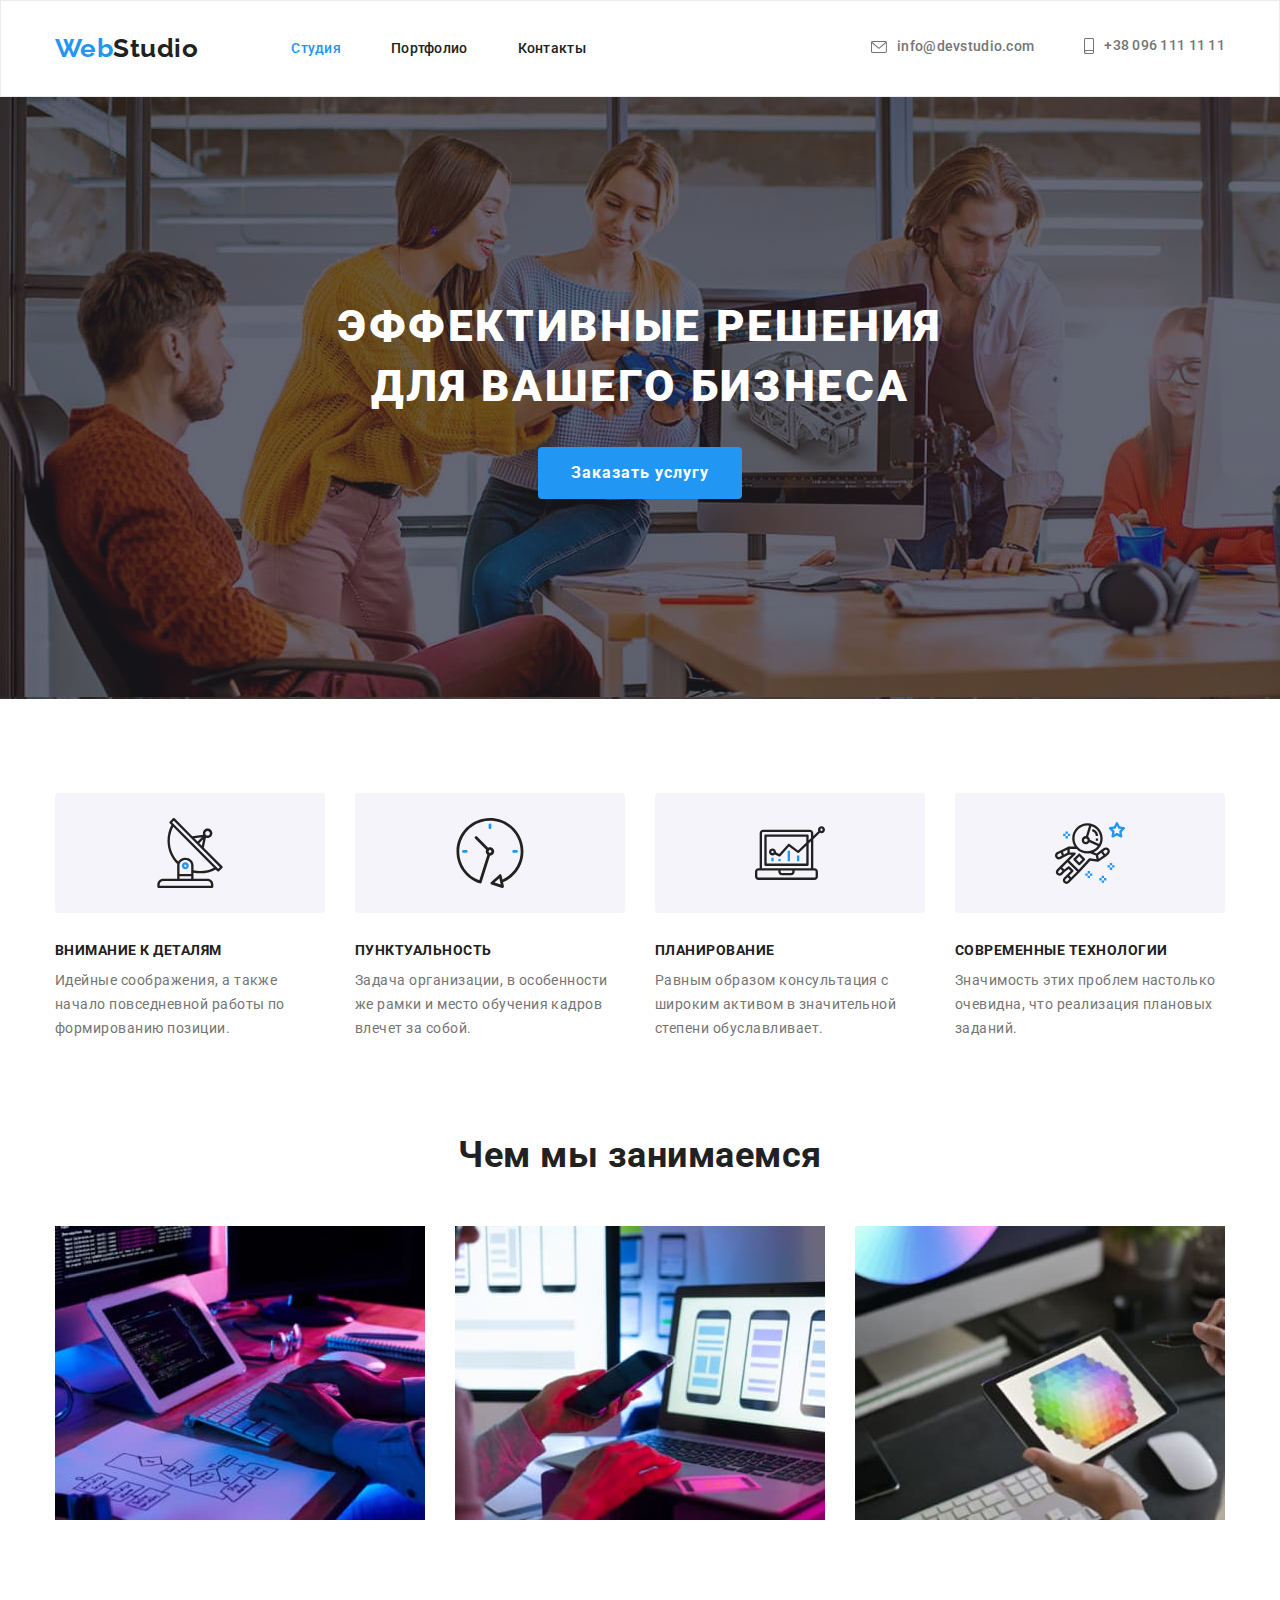
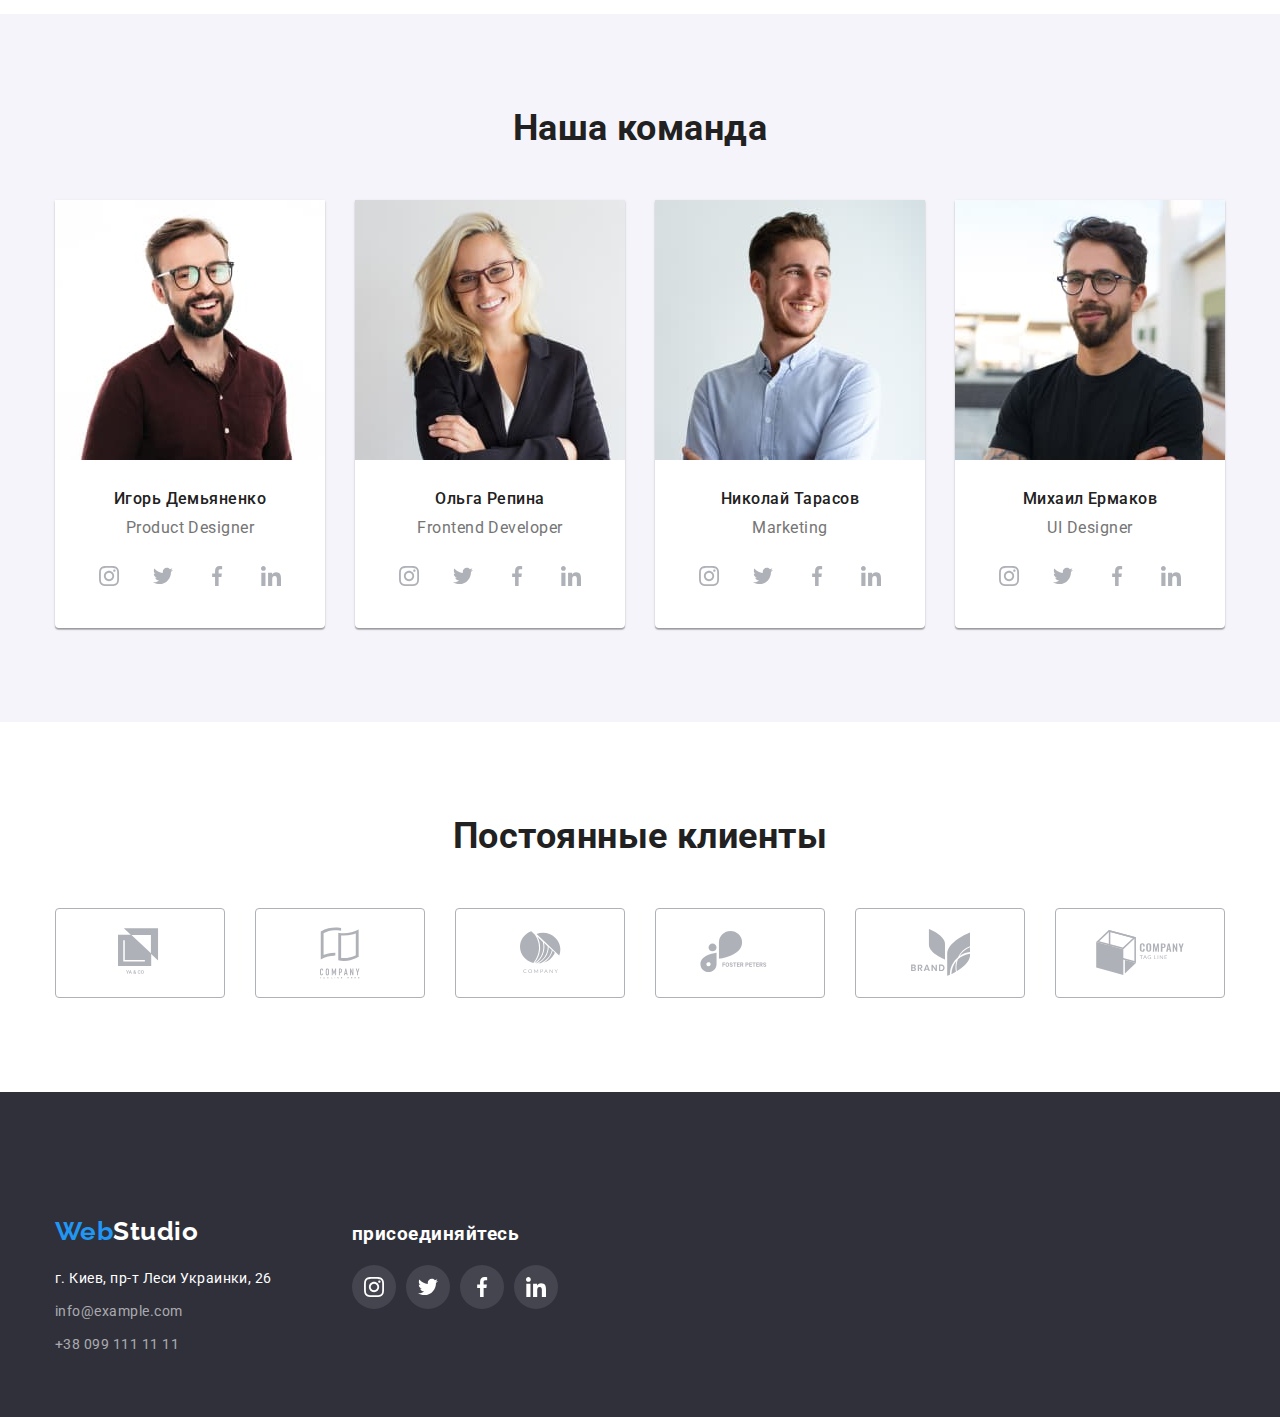
<file: index.html>
<!DOCTYPE html>
<html lang="ru">
  <head>
    <meta charset="UTF-8" />
    <meta name="viewport" content="width=device-width, initial-scale=1.0" />
    <title>Студия</title>
    <link
      href="https://fonts.googleapis.com/css2?family=Raleway:wght@700&family=Roboto:wght@400;500;700;900&display=swap"
      rel="stylesheet"
    />
    <link
      rel="stylesheet"
      href="https://cdnjs.cloudflare.com/ajax/libs/modern-normalize/0.7.0/modern-normalize.min.css"
    />
    <link rel="stylesheet" href="./css/main.css" />
  </head>
  <body>
    <!-- Шапка сайта -->
    <header class="header">
      <div class="container flexbox">
        <nav class="navigation">
          <a href="./index.html" class="logo"
            ><span class="logo-accent">Web</span>Studio</a
          >
          <ul class="list menu-list">
            <li class="menu-item">
              <a href="" class="link menu-link current">Студия</a>
            </li>
            <li class="menu-item">
              <a href="./portfolio.html" class="link menu-link">Портфолио</a>
            </li>
            <li class="menu-item">
              <a href="" class="link menu-link">Контакты</a>
            </li>
          </ul>
        </nav>
        <address>
          <ul class="list contacts-list">
            <li class="contacts-item">
              <a href="mailto:info@devstudio.com" class="header-tellandmail">
                <svg class="icon-mail" width="16" height="12">
                  <use href="./images/icons/sprite.svg#icon-mail"></use>
                </svg>
                info@devstudio.com</a
              >
            </li>
            <li class="contacts-item">
              <a href="tel:380961111111" class="header-tellandmail">
                <svg class="icon-telephone" width="10" height="16">
                  <use href="./images/icons/sprite.svg#icon-telephone"></use>
                </svg>
                +38 096 111 11 11</a
              >
            </li>
          </ul>
        </address>
      </div>
    </header>

    <main>
      <!-- Герой -->
      <section class="hero">
        <div class="hero-content">
          <h1 class="hero-title">Эффективные решения для вашего бизнеса</h1>
          <button class="hero-button">Заказать услугу</button>
        </div>
      </section>

      <!-- Преимущества -->
      <section class="advantage-section">
        <div class="container">
          <ul class="list flexbox">
            <li class="advantage-item">
              <div class="advantage-icon-container flexbox">
                <svg width="70" height="70">
                  <use href="./images/icons/sprite.svg#icon-antenna"></use>
                </svg>
              </div>
              <h3 class="advantage-title">Внимание к деталям</h3>
              <p class="advantage-text">
                Идейные соображения, а также начало повседневной работы по
                формированию позиции.
              </p>
            </li>
            <li class="advantage-item">
              <div class="advantage-icon-container flexbox">
                <svg width="70" height="70">
                  <use href="./images/icons/sprite.svg#icon-clock"></use>
                </svg>
              </div>
              <h3 class="advantage-title">Пунктуальность</h3>
              <p class="advantage-text">
                Задача организации, в особенности же рамки и место обучения
                кадров влечет за собой.
              </p>
            </li>
            <li class="advantage-item">
              <div class="advantage-icon-container flexbox">
                <svg width="70" height="70">
                  <use href="./images/icons/sprite.svg#icon-comp"></use>
                </svg>
              </div>
              <h3 class="advantage-title">Планирование</h3>
              <p class="advantage-text">
                Равным образом консультация с широким активом в значительной
                степени обуславливает.
              </p>
            </li>
            <li class="advantage-item">
              <div class="advantage-icon-container flexbox">
                <svg width="70" height="70">
                  <use href="./images/icons/sprite.svg#icon-astronaut"></use>
                </svg>
              </div>
              <h3 class="advantage-title">Современные технологии</h3>
              <p class="advantage-text">
                Значимость этих проблем настолько очевидна, что реализация
                плановых заданий.
              </p>
            </li>
          </ul>
        </div>
      </section>

      <!--что мы делаем-->
      <section class="whatwedo-section">
        <div class="container">
          <h2 class="whatwedo-title">Чем мы занимаемся</h2>
          <ul class="list whatwedo-list flexbox">
            <li class="whatwedo-item">
              <img
                src="./images/whatwedo-section/img-1.jpg"
                alt="Картинка 1"
                width="370"
              />
            </li>
            <li class="whatwedo-item">
              <img
                src="./images/whatwedo-section/img-2.jpg"
                alt="Картинка 2"
                width="370"
              />
            </li>
            <li class="whatwedo-item">
              <img
                src="./images/whatwedo-section/img-3.jpg"
                alt="Картинка 3"
                width="370"
              />
            </li>
          </ul>
        </div>
      </section>

      <!--наши люди-->
      <section class="ourpeople-section">
        <div class="container">
          <h2 class="ourpeople-title">Наша команда</h2>
          <ul class="list ourpeople-list flexbox">
            <li class="ourpeople-item">
              <div class="ourpeople-card">
                <img
                  src="./images/ourpeople-section/product-designer.jpg"
                  alt="Игорь Демьяненко"
                  width="270"
                />
                <h3 class="ourpeople-name">Игорь Демьяненко</h3>
                <p class="ourpeople-specialization">Product Designer</p>
                <ul class="list social-icon-list">
                  <li class="social-icon-item">
                    <a
                      class="social-icon-link"
                      href="https://www.instagram.com/"
                      target="_blank"
                      rel="noopener noreferrer"
                      aria-label="ссылка Инстаграм"
                    >
                      <svg class="social-icon">
                        <use
                          href="./images/icons/sprite.svg#icon-instagram"
                        ></use>
                      </svg>
                    </a>
                  </li>
                  <li class="social-icon-item">
                    <a
                      class="social-icon-link"
                      href="https://twitter.com/"
                      target="_blank"
                      rel="noopener noreferrer"
                      aria-label="ссылка Твиттер"
                    >
                      <svg class="social-icon">
                        <use
                          href="./images/icons/sprite.svg#icon-twitter"
                        ></use>
                      </svg>
                    </a>
                  </li>
                  <li class="social-icon-item">
                    <a
                      class="social-icon-link"
                      href="https://facebook.com/"
                      target="_blank"
                      rel="noopener noreferrer"
                      aria-label="ссылка Фейсбук"
                    >
                      <svg class="social-icon">
                        <use
                          href="./images/icons/sprite.svg#icon-facebook"
                        ></use>
                      </svg>
                    </a>
                  </li>
                  <li class="social-icon-item">
                    <a
                      class="social-icon-link"
                      href="https://www.linkedin.com/"
                      target="_blank"
                      rel="noopener noreferrer"
                      aria-label="ссылка Линкедин"
                    >
                      <svg class="social-icon">
                        <use
                          href="./images/icons/sprite.svg#icon-linkedin"
                        ></use>
                      </svg>
                    </a>
                  </li>
                </ul>
              </div>
            </li>
            <li class="ourpeople-item">
              <div class="ourpeople-card">
                <img
                  src="./images/ourpeople-section/frontend-developer.jpg"
                  alt="Ольга Репина"
                  width="270"
                />
                <h3 class="ourpeople-name">Ольга Репина</h3>
                <p class="ourpeople-specialization">Frontend Developer</p>
                <ul class="list social-icon-list">
                  <li class="social-icon-item">
                    <a
                      class="social-icon-link"
                      href="https://www.instagram.com/"
                      target="_blank"
                      rel="noopener noreferrer"
                      aria-label="ссылка Инстаграм"
                    >
                      <svg class="social-icon">
                        <use
                          href="./images/icons/sprite.svg#icon-instagram"
                        ></use>
                      </svg>
                    </a>
                  </li>
                  <li class="social-icon-item">
                    <a
                      class="social-icon-link"
                      href="https://twitter.com/"
                      target="_blank"
                      rel="noopener noreferrer"
                      aria-label="ссылка Твиттер"
                    >
                      <svg class="social-icon">
                        <use
                          href="./images/icons/sprite.svg#icon-twitter"
                        ></use>
                      </svg>
                    </a>
                  </li>
                  <li class="social-icon-item">
                    <a
                      class="social-icon-link"
                      href="https://facebook.com/"
                      target="_blank"
                      rel="noopener noreferrer"
                      aria-label="ссылка Фейсбук"
                    >
                      <svg class="social-icon">
                        <use
                          href="./images/icons/sprite.svg#icon-facebook"
                        ></use>
                      </svg>
                    </a>
                  </li>
                  <li class="social-icon-item">
                    <a
                      class="social-icon-link"
                      href="https://www.linkedin.com/"
                      target="_blank"
                      rel="noopener noreferrer"
                      aria-label="ссылка Линкедин"
                    >
                      <svg class="social-icon">
                        <use
                          href="./images/icons/sprite.svg#icon-linkedin"
                        ></use>
                      </svg>
                    </a>
                  </li>
                </ul>
              </div>
            </li>
            <li class="ourpeople-item">
              <div class="ourpeople-card">
                <img
                  src="./images/ourpeople-section/marketing.jpg"
                  alt="Николай Тарасов"
                  width="270"
                />
                <h3 class="ourpeople-name">Николай Тарасов</h3>
                <p class="ourpeople-specialization">Marketing</p>
                <ul class="list social-icon-list">
                  <li class="social-icon-item">
                    <a
                      class="social-icon-link"
                      href="https://www.instagram.com/"
                      target="_blank"
                      rel="noopener noreferrer"
                      aria-label="ссылка Инстаграм"
                    >
                      <svg class="social-icon">
                        <use
                          href="./images/icons/sprite.svg#icon-instagram"
                        ></use>
                      </svg>
                    </a>
                  </li>
                  <li class="social-icon-item">
                    <a
                      class="social-icon-link"
                      href="https://twitter.com/"
                      target="_blank"
                      rel="noopener noreferrer"
                      aria-label="ссылка Твиттер"
                    >
                      <svg class="social-icon">
                        <use
                          href="./images/icons/sprite.svg#icon-twitter"
                        ></use>
                      </svg>
                    </a>
                  </li>
                  <li class="social-icon-item">
                    <a
                      class="social-icon-link"
                      href="https://facebook.com/"
                      target="_blank"
                      rel="noopener noreferrer"
                      aria-label="ссылка Фейсбук"
                    >
                      <svg class="social-icon">
                        <use
                          href="./images/icons/sprite.svg#icon-facebook"
                        ></use>
                      </svg>
                    </a>
                  </li>
                  <li class="social-icon-item">
                    <a
                      class="social-icon-link"
                      href="https://www.linkedin.com/"
                      target="_blank"
                      rel="noopener noreferrer"
                      aria-label="ссылка Линкедин"
                    >
                      <svg class="social-icon">
                        <use
                          href="./images/icons/sprite.svg#icon-linkedin"
                        ></use>
                      </svg>
                    </a>
                  </li>
                </ul>
              </div>
            </li>
            <li class="ourpeople-item">
              <div class="ourpeople-card">
                <img
                  src="./images/ourpeople-section/ui-designer.jpg"
                  alt="Михаил Ермаков"
                  width="270"
                />
                <h3 class="ourpeople-name">Михаил Ермаков</h3>
                <p class="ourpeople-specialization">UI Designer</p>
                <ul class="list social-icon-list">
                  <li class="social-icon-item">
                    <a
                      class="social-icon-link"
                      href="https://www.instagram.com/"
                      target="_blank"
                      rel="noopener noreferrer"
                      aria-label="ссылка Инстаграм"
                    >
                      <svg class="social-icon">
                        <use
                          href="./images/icons/sprite.svg#icon-instagram"
                        ></use>
                      </svg>
                    </a>
                  </li>
                  <li class="social-icon-item">
                    <a
                      class="social-icon-link"
                      href="https://twitter.com/"
                      target="_blank"
                      rel="noopener noreferrer"
                      aria-label="ссылка Твиттер"
                    >
                      <svg class="social-icon">
                        <use
                          href="./images/icons/sprite.svg#icon-twitter"
                        ></use>
                      </svg>
                    </a>
                  </li>
                  <li class="social-icon-item">
                    <a
                      class="social-icon-link"
                      href="https://facebook.com/"
                      target="_blank"
                      rel="noopener noreferrer"
                      aria-label="ссылка Фейсбук"
                    >
                      <svg class="social-icon">
                        <use
                          href="./images/icons/sprite.svg#icon-facebook"
                        ></use>
                      </svg>
                    </a>
                  </li>
                  <li class="social-icon-item">
                    <a
                      class="social-icon-link"
                      href="https://www.linkedin.com/"
                      target="_blank"
                      rel="noopener noreferrer"
                      aria-label="ссылка Линкедин"
                    >
                      <svg class="social-icon">
                        <use
                          href="./images/icons/sprite.svg#icon-linkedin"
                        ></use>
                      </svg>
                    </a>
                  </li>
                </ul>
              </div>
            </li>
          </ul>
        </div>
      </section>
      <section class="ourclients-section">
        <div class="container">
          <h2 class="ourclients-title">Постоянные клиенты</h2>
          <ul class="list ourclients-list flexbox">
            <li class="ourclients-item">
              <a class="ourclients-link" href=""
                ><div class="ourclients-container flexbox">
                  <svg class="ourclients-icon" width="44.27" height="49.23">
                    <use href="./images/icons/sprite.svg#icon-logo1"></use>
                  </svg></div
              ></a>
            </li>
            <li class="ourclients-item">
              <a class="ourclients-link" href=""
                ><div class="ourclients-container flexbox">
                  <svg class="ourclients-icon" width="40" height="52">
                    <use href="./images/icons/sprite.svg#icon-logo2"></use>
                  </svg></div
              ></a>
            </li>
            <li class="ourclients-item">
              <a class="ourclients-link" href=""
                ><div class="ourclients-container flexbox">
                  <svg class="ourclients-icon" width="41" height="42.6">
                    <use href="./images/icons/sprite.svg#icon-logo3"></use>
                  </svg></div
              ></a>
            </li>
            <li class="ourclients-item">
              <a class="ourclients-link" href=""
                ><div class="ourclients-container flexbox">
                  <svg class="ourclients-icon" width="79.66" height="42.02">
                    <use href="./images/icons/sprite.svg#icon-logo4"></use>
                  </svg></div
              ></a>
            </li>
            <li class="ourclients-item">
              <a class="ourclients-link" href=""
                ><div class="ourclients-container flexbox">
                  <svg class="ourclients-icon" width="59" height="47">
                    <use href="./images/icons/sprite.svg#icon-logo5"></use>
                  </svg></div
              ></a>
            </li>
            <li class="ourclients-item">
              <a class="ourclients-link" href=""
                ><div class="ourclients-container flexbox">
                  <svg class="ourclients-icon" width="88.48" height="45.44">
                    <use href="./images/icons/sprite.svg#icon-logo6"></use>
                  </svg></div
              ></a>
            </li>
          </ul>
        </div>
      </section>
    </main>

    <!-- Футер -->
    <footer class="footer">
      <div class="footer-main container">
        <div class="flexbox">
          <a href="./index.html" class="logo"
            ><span class="logo-accent">Web</span
            ><span class="footer-logo">Studio</span></a
          >
          <address>
            <ul class="footer-adress list">
              <li class="adress-item footer-office">
                г. Киев, пр-т Леси Украинки, 26
              </li>
              <li class="adress-item">
                <a href="mailto:info@example.com" class="footer-tellandmail"
                  >info@example.com</a
                >
              </li>
              <li class="adress-item">
                <a href="tel:380991111111" class="footer-tellandmail"
                  >+38 099 111 11 11</a
                >
              </li>
            </ul>
          </address>
        </div>
        <div class="footer-links">
          <h3 class="footer-links-title">присоединяйтесь</h3>
          <ul class="list social-icon-list">
            <li class="social-icon-item">
              <a
                class="social-icon-link"
                href="https://www.instagram.com/"
                target="_blank"
                rel="noopener noreferrer"
                aria-label="ссылка Инстаграм"
              >
                <svg class="social-icon">
                  <use href="./images/icons/sprite.svg#icon-instagram"></use>
                </svg>
              </a>
            </li>
            <li class="social-icon-item">
              <a
                class="social-icon-link"
                href="https://twitter.com/"
                target="_blank"
                rel="noopener noreferrer"
                aria-label="ссылка Твиттер"
              >
                <svg class="social-icon">
                  <use href="./images/icons/sprite.svg#icon-twitter"></use>
                </svg>
              </a>
            </li>
            <li class="social-icon-item">
              <a
                class="social-icon-link"
                href="https://facebook.com/"
                target="_blank"
                rel="noopener noreferrer"
                aria-label="ссылка Фейсбук"
              >
                <svg class="social-icon">
                  <use href="./images/icons/sprite.svg#icon-facebook"></use>
                </svg>
              </a>
            </li>
            <li class="social-icon-item">
              <a
                class="social-icon-link"
                href="https://www.linkedin.com/"
                target="_blank"
                rel="noopener noreferrer"
                aria-label="ссылка Линкедин"
              >
                <svg class="social-icon">
                  <use href="./images/icons/sprite.svg#icon-linkedin"></use>
                </svg>
              </a>
            </li>
          </ul>
        </div>
      </div>
    </footer>
  </body>
</html>
</file>
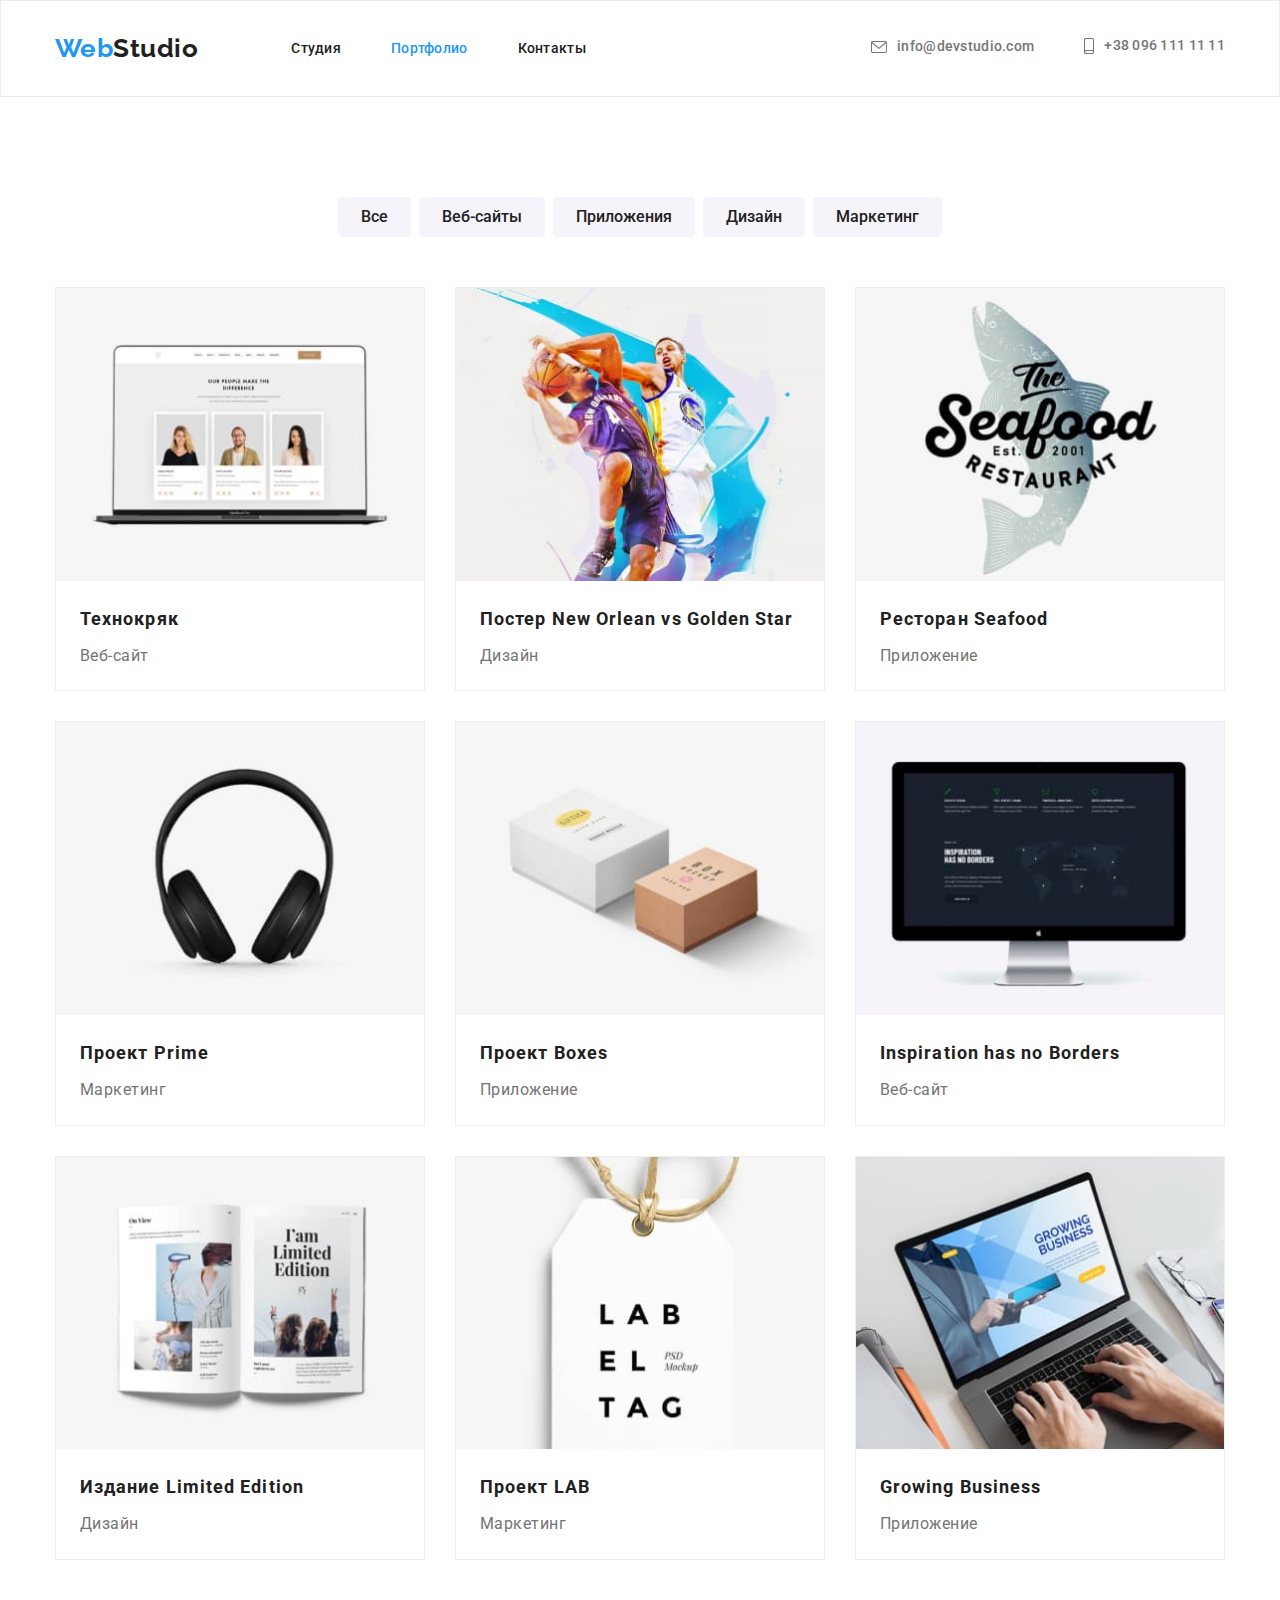
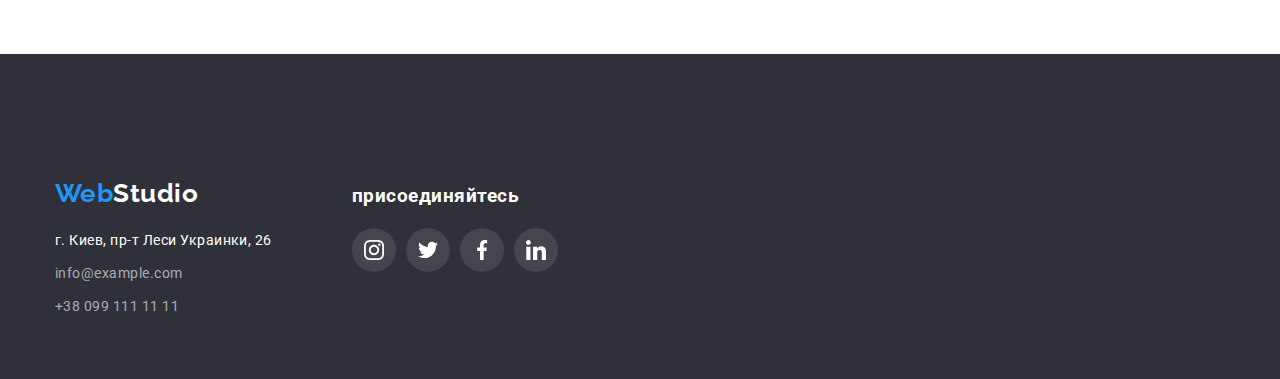
<file: portfolio.html>
<!DOCTYPE html>
<html lang="ru">
  <head>
    <meta charset="UTF-8" />
    <meta name="viewport" content="width=device-width, initial-scale=1.0" />
    <title>Портфолио</title>
    <link
      href="https://fonts.googleapis.com/css2?family=Raleway:wght@700&family=Roboto:wght@400;500;700;900&display=swap"
      rel="stylesheet"
    />
    <link
      rel="stylesheet"
      href="https://cdnjs.cloudflare.com/ajax/libs/modern-normalize/0.7.0/modern-normalize.min.css"
    />
    <link rel="stylesheet" href="./css/main.css" />
  </head>
  <body>
    <!-- Шапка сайта -->
    <header class="header">
      <div class="container flexbox">
        <nav class="navigation">
          <a href="./index.html" class="logo"
            ><span class="logo-accent">Web</span>Studio</a
          >
          <ul class="list menu-list">
            <li class="menu-item">
              <a href="./index.html" class="link menu-link">Студия</a>
            </li>
            <li class="menu-item">
              <a href="./portfolio.html" class="link menu-link current"
                >Портфолио</a
              >
            </li>
            <li class="menu-item">
              <a href="" class="link menu-link">Контакты</a>
            </li>
          </ul>
        </nav>
        <address>
          <ul class="list contacts-list">
            <li class="contacts-item">
              <a href="mailto:info@devstudio.com" class="header-tellandmail">
                <svg class="icon-mail" width="16" height="12">
                  <use href="./images/icons/sprite.svg#icon-mail"></use>
                </svg>
                info@devstudio.com</a
              >
            </li>
            <li class="contacts-item">
              <a href="tel:380961111111" class="header-tellandmail">
                <svg class="icon-telephone" width="10" height="16">
                  <use href="./images/icons/sprite.svg#icon-telephone"></use>
                </svg>
                +38 096 111 11 11</a
              >
            </li>
          </ul>
        </address>
      </div>
    </header>

    <!--Примеры работ-->
    <main class="portfolio">
      <div class="container">
        <ul class="list project-selector flexbox">
          <li class="selector-item">
            <button class="selector-button">Все</button>
          </li>
          <li class="selector-item">
            <button class="selector-button">Веб-сайты</button>
          </li>
          <li class="selector-item">
            <button class="selector-button">Приложения</button>
          </li>
          <li class="selector-item">
            <button class="selector-button">Дизайн</button>
          </li>
          <li>
            <button class="selector-button">Маркетинг</button>
          </li>
        </ul>
        <ul class="list project-list flexbox">
          <li class="project-item">
            <div class="project-card">
              <a href=""
                ><img
                  src="./images/portfolio/Tehnokryak.jpg"
                  alt="Картинка 1"
                  width="370"
                  height="294"
                />
                <h3 class="project-title">Технокряк</h3>
                <p class="project-description">Веб-сайт</p>
              </a>
            </div>
          </li>
          <li class="project-item">
            <div class="project-card">
              <a href=""
                ><img
                  src="./images/portfolio/Poster New Orlean vs Golden Star.jpg"
                  alt="Картинка 2"
                  width="370"
                  height="294"
                />
                <h3 class="project-title">Постер New Orlean vs Golden Star</h3>
                <p class="project-description">Дизайн</p>
              </a>
            </div>
          </li>
          <li class="project-item">
            <div class="project-card">
              <a href=""
                ><img
                  src="./images/portfolio/Restoran Seafood.jpg"
                  alt="Картинка 3"
                  width="370"
                  height="294"
                />
                <h3 class="project-title">Ресторан Seafood</h3>
                <p class="project-description">Приложение</p>
              </a>
            </div>
          </li>
          <li class="project-item">
            <div class="project-card">
              <a href=""
                ><img
                  src="./images/portfolio/Proekt Prime.jpg"
                  alt="Картинка 4"
                  width="370"
                  height="294"
                />
                <h3 class="project-title">Проект Prime</h3>
                <p class="project-description">Маркетинг</p>
              </a>
            </div>
          </li>
          <li class="project-item">
            <div class="project-card">
              <a href=""
                ><img
                  src="./images/portfolio/Proekt Boxes.jpg"
                  alt="Картинка 5"
                  width="370"
                  height="294"
                />
                <h3 class="project-title">Проект Boxes</h3>
                <p class="project-description">Приложение</p>
              </a>
            </div>
          </li>
          <li class="project-item">
            <div class="project-card">
              <a href=""
                ><img
                  src="./images/portfolio/Inspiration has no Borders.jpg"
                  alt="Картинка 6"
                  width="370"
                  height="294"
                />
                <h3 class="project-title">Inspiration has no Borders</h3>
                <p class="project-description">Веб-сайт</p>
              </a>
            </div>
          </li>
          <li class="project-item">
            <div class="project-card">
              <a href=""
                ><img
                  src="./images/portfolio/Izdanie Limited Edition.jpg"
                  alt="Картинка 7"
                  width="370"
                  height="294"
                />
                <h3 class="project-title">Издание Limited Edition</h3>
                <p class="project-description">Дизайн</p>
              </a>
            </div>
          </li>
          <li class="project-item">
            <div class="project-card">
              <a href=""
                ><img
                  src="./images/portfolio/Proekt LAB.jpg"
                  alt="Картинка 8"
                  width="370"
                  height="294"
                />
                <h3 class="project-title">Проект LAB</h3>
                <p class="project-description">Маркетинг</p>
              </a>
            </div>
          </li>
          <li class="project-item">
            <div class="project-card">
              <a href=""
                ><img
                  src="./images/portfolio/Growing Business.jpg"
                  alt="Картинка 9"
                  width="370"
                  height="294"
                />
                <h3 class="project-title">Growing Business</h3>
                <p class="project-description">Приложение</p>
              </a>
            </div>
          </li>
        </ul>
      </div>
    </main>

    <!-- Футер -->
    <footer class="footer">
      <div class="footer-main container">
        <div class="flexbox">
          <a href="./index.html" class="logo"
            ><span class="logo-accent">Web</span
            ><span class="footer-logo">Studio</span></a
          >
          <address>
            <ul class="footer-adress list">
              <li class="adress-item footer-office">
                г. Киев, пр-т Леси Украинки, 26
              </li>
              <li class="adress-item">
                <a href="mailto:info@example.com" class="footer-tellandmail"
                  >info@example.com</a
                >
              </li>
              <li class="adress-item">
                <a href="tel:380991111111" class="footer-tellandmail"
                  >+38 099 111 11 11</a
                >
              </li>
            </ul>
          </address>
        </div>
        <div class="footer-links">
          <h3 class="footer-links-title">присоединяйтесь</h3>
          <ul class="list social-icon-list">
            <li class="social-icon-item">
              <a
                class="social-icon-link"
                href="https://www.instagram.com/"
                target="_blank"
                rel="noopener noreferrer"
                aria-label="ссылка Инстаграм"
              >
                <svg class="social-icon">
                  <use href="./images/icons/sprite.svg#icon-instagram"></use>
                </svg>
              </a>
            </li>
            <li class="social-icon-item">
              <a
                class="social-icon-link"
                href="https://twitter.com/"
                target="_blank"
                rel="noopener noreferrer"
                aria-label="ссылка Твиттер"
              >
                <svg class="social-icon">
                  <use href="./images/icons/sprite.svg#icon-twitter"></use>
                </svg>
              </a>
            </li>
            <li class="social-icon-item">
              <a
                class="social-icon-link"
                href="https://facebook.com/"
                target="_blank"
                rel="noopener noreferrer"
                aria-label="ссылка Фейсбук"
              >
                <svg class="social-icon">
                  <use href="./images/icons/sprite.svg#icon-facebook"></use>
                </svg>
              </a>
            </li>
            <li class="social-icon-item">
              <a
                class="social-icon-link"
                href="https://www.linkedin.com/"
                target="_blank"
                rel="noopener noreferrer"
                aria-label="ссылка Линкедин"
              >
                <svg class="social-icon">
                  <use href="./images/icons/sprite.svg#icon-linkedin"></use>
                </svg>
              </a>
            </li>
          </ul>
        </div>
      </div>
    </footer>
  </body>
</html>
</file>
<file: css/main.css>
:root {
  --title-text-color: #212121;
  --primary-text-color: #757575;
  --accent-color: #2196f3;
  --primary-white-color: #ffffff;
  --main-background-color: #e5e5e5;
  --secondary-background-color: #f5f4fa;
  --footer-background-color: #2f303a;
  --tellandmail-color: rgba(255, 255, 255, 0.6);
  --icons-color: #afb1b8;
}

body {
  font-family: Roboto, sans-serif;
  letter-spacing: 0.03em;
}

a {
  text-decoration: none;
}

img {
  display: block;
  max-width: 100%;
  height: auto;
}

p,
h1,
h2,
h3,
h4 {
  margin: 0px;
}

.list {
  list-style: none;
  margin: 0;
  padding: 0;
}

.container {
  width: 1200px;
  padding-left: 15px;
  padding-right: 15px;
  margin-right: auto;
  margin-left: auto;
}

.flexbox {
  display: flex;
}

.header {
  padding-top: 32px;
  padding-bottom: 32px;
  background: var(--primary-white-color);
  border: 1px solid #ececec;
}

.header .flexbox {
  justify-content: flex-end;
  align-items: center;
}

.navigation {
  display: flex;
  align-items: center;
  margin-right: auto;
}

.header .logo {
  margin-right: 93px;
}

.logo {
  color: var(--title-text-color);
  font-family: Raleway, sans-serif;
  font-weight: 700;
  font-size: 26px;
  line-height: 1.2;
}

.logo-accent,
.logo:hover,
.logo:focus {
  color: var(--accent-color);
}

.menu-list {
  display: flex;
}

.menu-item:not(:last-child) {
  margin-right: 50px;
}

.menu-link,
.header-tellandmail {
  font-weight: 500;
  font-size: 14px;
  line-height: 1.14;
  letter-spacing: 0.02em;
}

.menu-link {
  color: var(--title-text-color);
}

.menu-link:hover,
.menu-link:focus,
.menu-link.current {
  color: var(--accent-color);
}

.contacts-list {
  display: flex;
  align-items: center;
  margin-left: auto;
}

.contacts-item:not(:last-child) {
  margin-right: 50px;
}

.header-tellandmail {
  color: var(--primary-text-color);
  font-style: normal;

  display: inline-flex;
  align-items: center;
}

.header-tellandmail:hover,
.header-tellandmail:focus {
  color: var(--accent-color);
}

.header-tellandmail:hover .icon-mail,
.header-tellandmail:focus .icon-mail,
.header-tellandmail:hover .icon-telephone,
.header-tellandmail:focus .icon-telephone {
  fill: var(--accent-color);
}

.icon-mail,
.icon-telephone {
  fill: var(--primary-text-color);
  margin-right: 10px;
}

.hero {
  background: #c4c4c4;
  background-image: linear-gradient(
      rgba(47, 48, 58, 0.4),
      rgba(47, 48, 58, 0.4)
    ),
    url(../images/hero/hero-img.jpg);

  text-align: center;

  min-height: 600px;
  max-width: 1600px;

  padding-top: 200px;
  padding-bottom: 200px;

  margin-left: auto;
  margin-right: auto;
}

.hero-title {
  color: var(--primary-white-color);
  font-weight: 900;
  font-size: 44px;
  line-height: 1.36;
  letter-spacing: 0.06em;
  text-transform: uppercase;
  text-align: center;

  max-width: 696px;

  margin-top: 0px;
  margin-left: auto;
  margin-right: auto;
  margin-bottom: 30px;
}

.hero-button {
  color: var(--primary-white-color);
  background-color: var(--accent-color);

  font-weight: 700;
  font-size: 16px;
  line-height: 1.87;
  letter-spacing: 0.06em;

  display: inline-block;
  align-items: center;
  text-align: center;
  text-decoration: none;

  padding: 10px 32px;
  border-radius: 4px;
  border: 1px solid transparent;

  margin-left: auto;
  margin-right: auto;
}

.advantage-section {
  background-color: var(--primary-white-color);
  padding-top: 94px;
  padding-bottom: 94px;
}

.advantage-item {
  width: calc((100% - 90px) / 4);
}

.advantage-item:not(:last-child) {
  margin-right: 30px;
}

.advantage-icon-container {
  height: 120px;
  background: var(--secondary-background-color);
  border-radius: 4px;
  justify-content: center;
  align-items: center;
}

.advantage-title {
  color: var(--title-text-color);
  font-weight: 700;
  font-size: 14px;
  line-height: 1.14;
  text-transform: uppercase;

  margin-top: 30px;
  margin-bottom: 10px;
}

.advantage-text {
  color: var(--primary-text-color);
  font-weight: 400;
  font-size: 14px;
  line-height: 1.71;
}

.whatwedo-section {
  background-color: var(--primary-white-color);
  padding-bottom: 94px;
}

.whatwedo-title,
.ourpeople-title,
.ourclients-title {
  color: var(--title-text-color);
  font-weight: 700;
  font-size: 36px;
  line-height: 1.16;
  text-align: center;

  margin-bottom: 50px;
}

.whatwedo-item {
  width: calc((100% - 60px) / 3);
}

.whatwedo-item:not(:last-child) {
  margin-right: 30px;
}

.ourpeople-section {
  background-color: var(--secondary-background-color);
  padding-top: 94px;
  padding-bottom: 94px;
}

.ourpeople-item {
  width: calc((100% - 90px) / 4);
}

.ourpeople-item:not(:last-child) {
  margin-right: 30px;
}

.ourpeople-card {
  background-color: var(--primary-white-color);
  box-shadow: 0px 1px 3px rgba(0, 0, 0, 0.12), 0px 1px 1px rgba(0, 0, 0, 0.14),
    0px 2px 1px rgba(0, 0, 0, 0.2);
  border-radius: 0px 0px 4px 4px;

  padding-bottom: 30px;
}

.ourpeople-name {
  color: var(--title-text-color);
  font-weight: 500;
  font-size: 16px;
  line-height: 1.18;
  text-align: center;

  margin-top: 30px;
}

.ourpeople-specialization {
  color: var(--primary-text-color);
  font-weight: 400;
  font-size: 16px;
  line-height: 1.18;
  text-align: center;

  margin-top: 10px;
  margin-bottom: 16px;
}

.social-icon-list {
  display: flex;
  justify-content: center;
}

.social-icon-item:not(:last-child) {
  margin-right: 10px;
}

.social-icon-link {
  display: flex;
  justify-content: center;
  align-items: center;
  width: 44px;
  height: 44px;
  background-color: var(--primary-white-color);
  border-radius: 50%;
}

.social-icon-link:hover,
.social-icon-link:focus {
  background-color: var(--accent-color);
}

.social-icon-link:hover .social-icon,
.social-icon-link:focus .social-icon {
  fill: var(--primary-white-color);
}

.social-icon {
  width: 20px;
  height: 20px;
  fill: var(--icons-color);
}

.ourclients-section {
  background-color: var(--primary-white-color);
  padding-top: 94px;
  padding-bottom: 94px;
}

.ourclients-item:not(:last-child) {
  margin-right: 30px;
}

.ourclients-container {
  width: 170px;
  height: 90px;

  border-radius: 4px;
  border: 1px solid #afb1b8;

  justify-content: center;
  align-items: center;
}

.ourclients-container:hover,
.ourclients-container:focus {
  border: 1px solid var(--accent-color);
}

.ourclients-container:hover .ourclients-icon,
.ourclients-container:focus .ourclients-icon {
  fill: var(--accent-color);
}

.ourclients-icon {
  fill: var(--icons-color);
}

.portfolio {
  background-color: var(--primary-white-color);

  padding-top: 100px;
  padding-bottom: 94px;
}

.project-selector {
  justify-content: center;
  margin-bottom: 50px;
}

.selector-item:not(:last-child) {
  margin-right: 8px;
}

.selector-button {
  color: var(--title-text-color);
  background-color: var(--secondary-background-color);

  font-weight: 500;
  font-size: 16px;
  line-height: 1.62;

  display: inline-block;
  align-items: center;
  text-align: center;
  text-decoration: none;

  padding: 6px 22px;
  border-radius: 4px;
  border: 1px solid transparent;
}

.selector-button:hover,
.selector-button:focus {
  color: var(--primary-white-color);
  background-color: var(--accent-color);
  box-shadow: 0px 3px 1px rgba(0, 0, 0, 0.1), 0px 1px 2px rgba(0, 0, 0, 0.08),
    0px 2px 2px rgba(0, 0, 0, 0.12);
}

.project-list {
  flex-wrap: wrap;
}

.project-item {
  width: 370px;
  margin-right: 30px;
  margin-bottom: 30px;
}

.project-item:nth-child(3n) {
  margin-right: 0;
}

.project-item:nth-last-child(-n + 3) {
  margin-bottom: 0;
}

.project-card {
  background-color: var(--primary-white-color);
  border: 1px solid #eeeeee;
}

.project-card:hover,
.project-card:focus {
  box-shadow: 0px 1px 1px rgba(0, 0, 0, 0.12), 0px 4px 4px rgba(0, 0, 0, 0.06),
    1px 4px 6px rgba(0, 0, 0, 0.16);
}

.project-title {
  color: var(--title-text-color);
  font-weight: 700;
  font-size: 18px;
  line-height: 2;
  letter-spacing: 0.06em;

  margin-top: 20px;
  margin-left: 24px;
  margin-right: 24px;
}

.project-description {
  color: var(--primary-text-color);
  font-weight: 400;
  font-size: 16px;
  line-height: 1.87;

  margin-top: 4px;
  margin-bottom: 20px;
  margin-left: 24px;
  margin-right: 24px;
}

.footer {
  background-color: var(--footer-background-color);

  padding-top: 60px;
  padding-bottom: 60px;
}

.footer .flexbox {
  flex-direction: column;
}

.footer .logo {
  margin-bottom: 20px;
}

.adress-item:not(:first-child) {
  margin-top: 9px;
}

.footer-logo,
.footer-office {
  color: var(--primary-white-color);
}

.footer-tellandmail {
  color: var(--tellandmail-color);
}

.footer-office,
.footer-tellandmail {
  font-weight: 400;
  font-size: 14px;
  line-height: 1.71;
  font-style: normal;
}

.footer-main {
  display: flex;
  align-items: baseline;
}

.footer-links {
  margin-left: 80px;
}

.footer-links-title {
  color: var(--primary-white-color);
  margin-top: 72px;
  margin-bottom: 20px;
}

.footer-links .social-icon-link:hover,
.footer-links .social-icon-link:focus {
  background-color: var(--accent-color);
}

.footer-links .social-icon-link {
  background: rgba(255, 255, 255, 0.1);
}

.footer-links .social-icon {
  fill: var(--primary-white-color);
}
</file>
